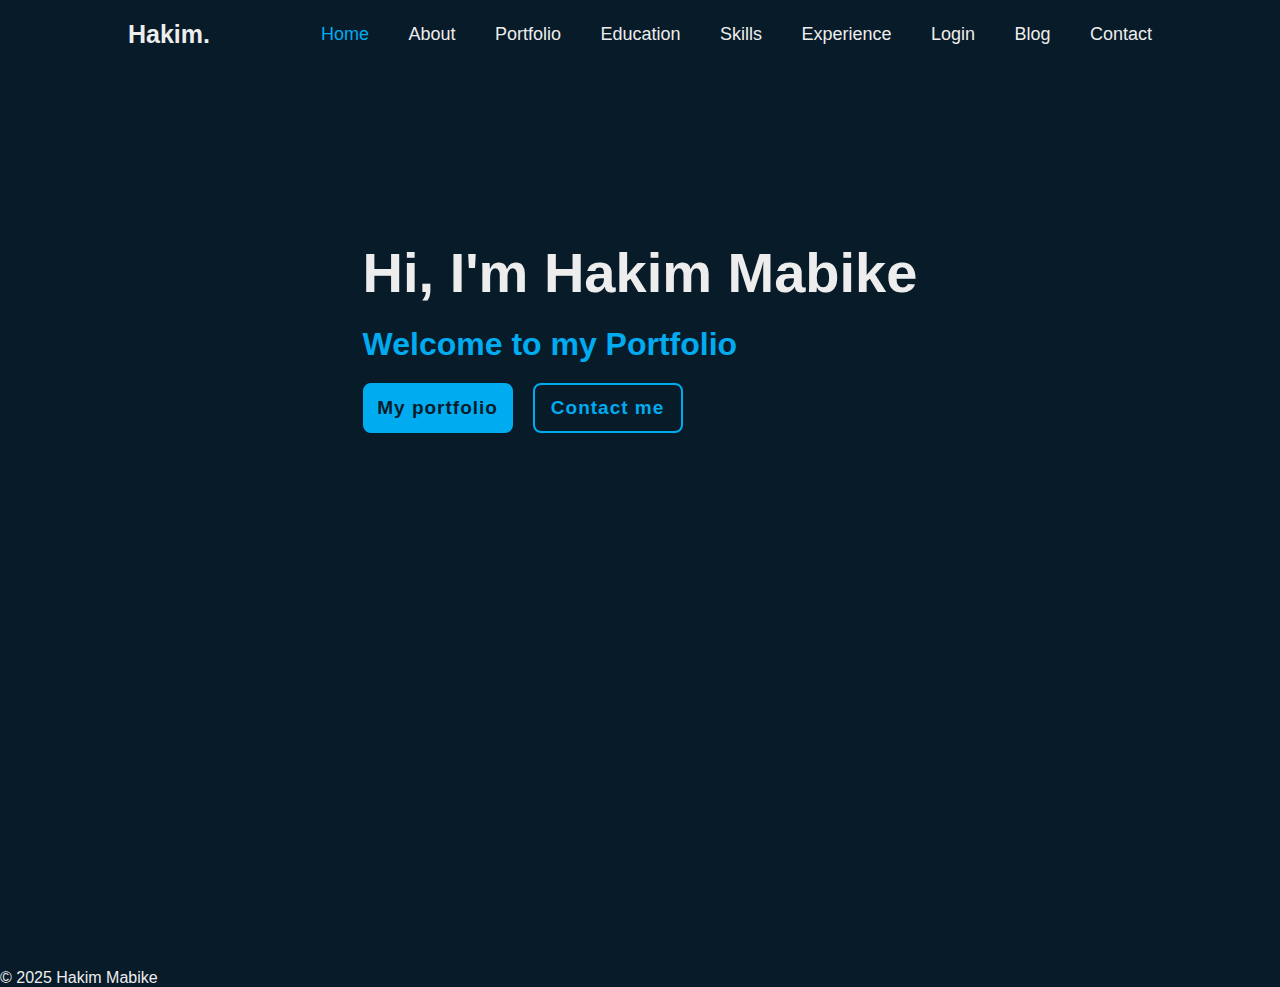
<file: index.html>
<!DOCTYPE html>
<html lang="en">
<head>
    <meta charset="UTF-8">
    <meta name="viewport" content="width=device-width, initial-scale=1.0">
    <title>Personal Portfolio Website HTM CSS Only</title>
    <link rel="stylesheet" href="styles/home.css">
    <!-- home styling for mobile -->
    <link rel="stylesheet" href="styles/home_for_mobile.css">
    <link rel="stylesheet" href="/styles/layout.css">
    <!-- layout for mobile -->
    <link rel="stylesheet" href="/styles/layout_for_mobile.css">
    <!-- <link rel="stylesheet" href="/styles/reset.css"> -->
    <!-- Ubuntu styling -->
    <link rel="preconnect" href="https://fonts.googleapis.com">
    <link rel="preconnect" href="https://fonts.gstatic.com" crossorigin>
    <link href="https://fonts.googleapis.com/css2?family=Anton&family=Comfortaa:wght@300..700&family=Inter:ital,opsz,wght@0,14..32,100..900;1,14..32,100..900&family=Nunito:ital,wght@0,200..1000;1,200..1000&family=Oswald:wght@200..700&family=Outfit:wght@100..900&family=Roboto+Condensed:ital,wght@0,100..900;1,100..900&family=Sigmar&family=Teko:wght@300..700&family=Ubuntu:ital,wght@0,300;0,400;0,500;0,700;1,300;1,400;1,500;1,700&display=swap" rel="stylesheet">
</head>
<body>
    <header class="header">
        <a href="#" class="logo">Hakim.</a>

        <nav class="navbar">
            <a href="#" class="active">Home</a>
            <a href="templates/about.html">About</a>
            <a href="templates/portfolio.html">Portfolio</a>
            <a href="templates/education.html">Education</a>
            <a href="templates/skills.html">Skills</a>
            <a href="templates/experience.html">Experience</a>
            <a href="templates/login.html">Login</a>
            <a href="templates/blog.html">Blog</a>
            <a href="templates/contact.html">Contact</a>
        </nav>
    </header>
    <article class="home">
        <section class="main">
            <div class="main-content">
                <h1>Hi, I'm Hakim Mabike</h1>
                <h3>Welcome to my Portfolio</h3>
                <div class="btn-box"> <!--Uses flex-->
                    <a href="templates/portfolio.html">My portfolio</a>
                    <a href="templates/contact.html">Contact me</a>
                </div>
            </div>
        </section>
    </article>
    <!-- make footer -->
    <footer>
        <p>&copy; 2025 Hakim Mabike</p>
    </footer>
</body>
</html>
</file>
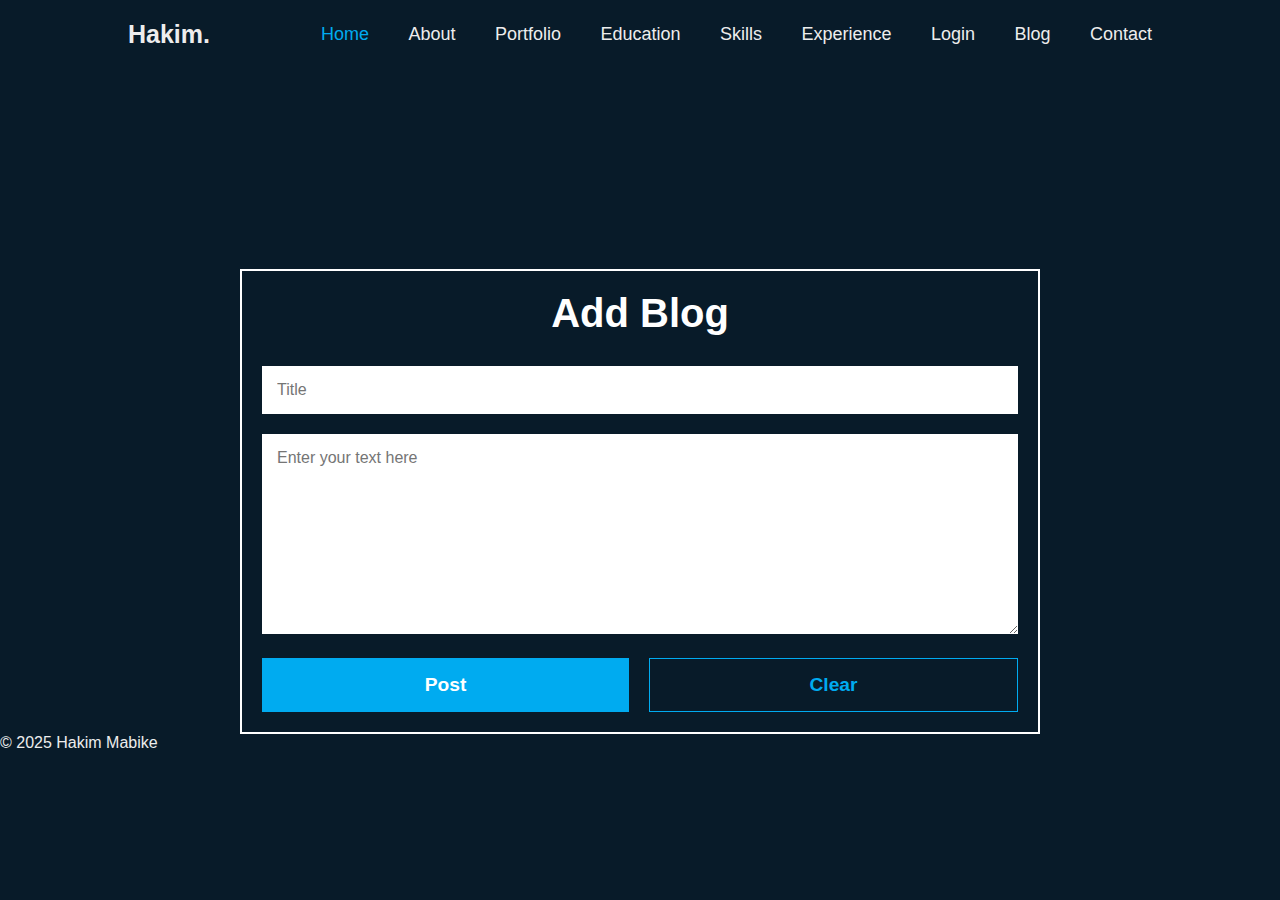
<file: templates/blog.html>
<!DOCTYPE html>
<html lang="en">
<head>
    <meta charset="UTF-8">
    <meta name="viewport" content="width=device-width, initial-scale=1.0">
    <title>Document</title>
    <!-- <link rel="stylesheet" href="/styles/reset.css"> -->
    <link rel="stylesheet" href="/styles/layout.css">
    <link rel="stylesheet" href="/styles/blog.css">
    <!-- Ubuntu styling -->
    <link rel="preconnect" href="https://fonts.googleapis.com">
    <link rel="preconnect" href="https://fonts.gstatic.com" crossorigin>
    <link href="https://fonts.googleapis.com/css2?family=Anton&family=Comfortaa:wght@300..700&family=Inter:ital,opsz,wght@0,14..32,100..900;1,14..32,100..900&family=Nunito:ital,wght@0,200..1000;1,200..1000&family=Oswald:wght@200..700&family=Outfit:wght@100..900&family=Roboto+Condensed:ital,wght@0,100..900;1,100..900&family=Sigmar&family=Teko:wght@300..700&family=Ubuntu:ital,wght@0,300;0,400;0,500;0,700;1,300;1,400;1,500;1,700&display=swap" rel="stylesheet">
</head>
<body>
    <!-- add in nav, figure, figcaption, footer, article and header -->
    <header class="header">
        <a href="#" class="logo">Hakim.</a>

        <nav class="navbar">
            <a href="../index.html" class="active">Home</a>
            <a href="about.html">About</a>
            <a href="portfolio.html">Portfolio</a>
            <a href="education.html">Education</a>
            <a href="skills.html">Skills</a>
            <a href="experience.html">Experience</a>
            <a href="login.html">Login</a>
            <a href="blog.html">Blog</a>
            <a href="contact.html">Contact</a>
        </nav>
    </header>
    <div class="container">
        <div class="blog-container">
            <h1>Add Blog</h1>
            
            <form action="/submit-blog" method="post">
                <div class="form-group">
                    <input type="text" name="title" placeholder="Title" required>
                </div>
                
                <div class="form-group">
                    <textarea name="content" placeholder="Enter your text here" required></textarea>
                </div>
                
                <div class="button-group">
                    <button type="submit" class="post-button">Post</button>
                    <button type="reset" class="clear-button">Clear</button>
                </div>
            </form>
        </div>
    </div>
    <footer>
        <p>&copy; 2025 Hakim Mabike</p>
    </footer>
</body>
</html>
</file>
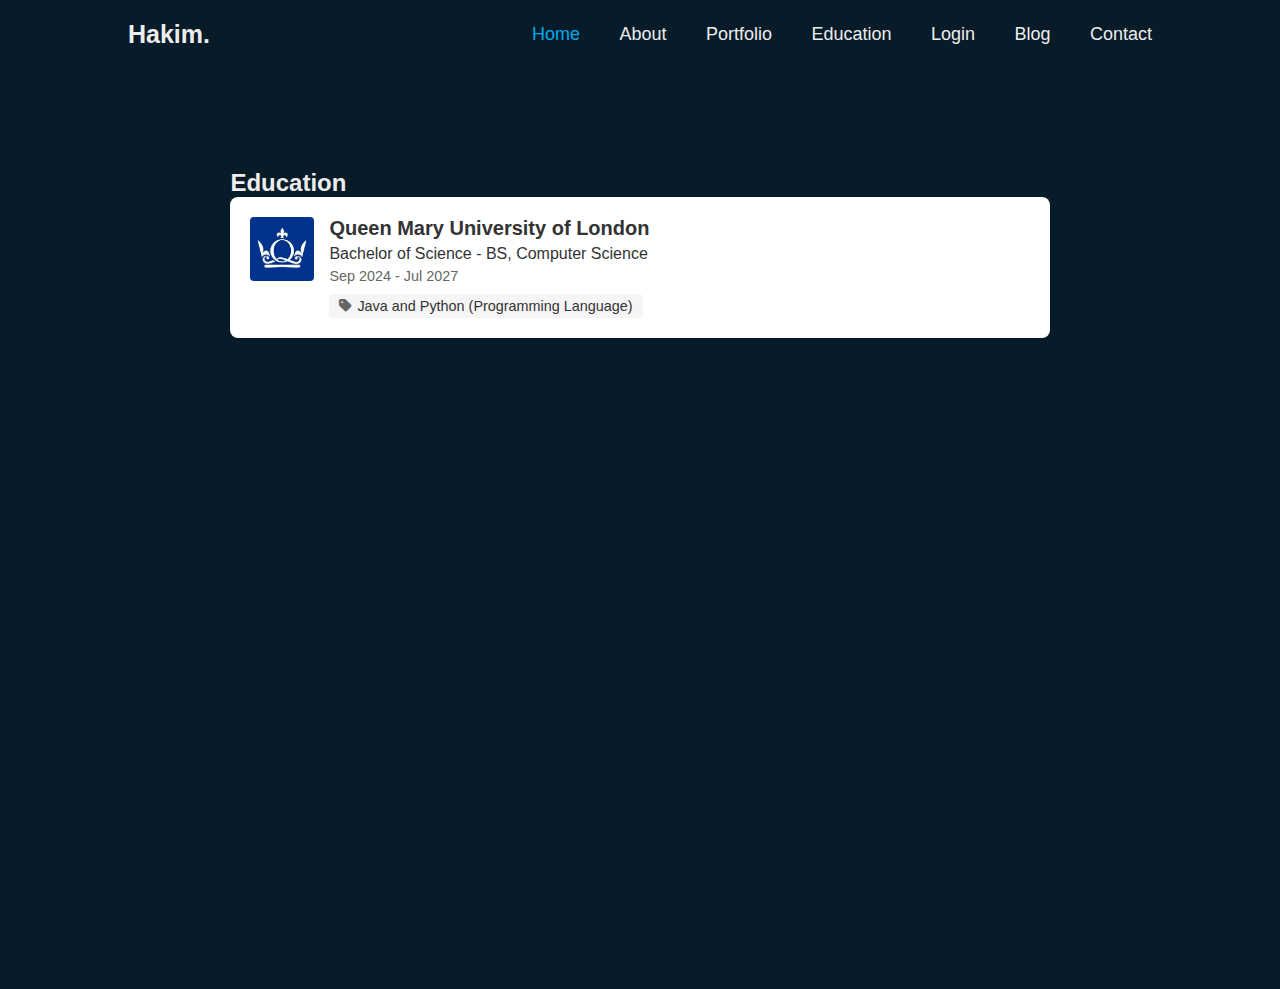
<file: templates/education.html>
<!DOCTYPE html>
<html lang="en">
<head>
    <meta charset="UTF-8">
    <meta name="viewport" content="width=device-width, initial-scale=1.0">
    <title>Document</title>
    <link rel="stylesheet" href="/styles/education.css">
    <link rel="stylesheet" href="/styles/layout.css">
     <!-- <link rel="stylesheet" href="/styles/reset.css"> -->
    <link href='https://unpkg.com/boxicons@2.1.4/css/boxicons.min.css' rel='stylesheet'>
    <!-- Font Awesome or similar icon library for the tag icon -->
    <link rel="stylesheet" href="https://cdnjs.cloudflare.com/ajax/libs/font-awesome/6.4.0/css/all.min.css">
        <!-- Ubuntu styling -->
        <link rel="preconnect" href="https://fonts.googleapis.com">
        <link rel="preconnect" href="https://fonts.gstatic.com" crossorigin>
        <link href="https://fonts.googleapis.com/css2?family=Anton&family=Comfortaa:wght@300..700&family=Inter:ital,opsz,wght@0,14..32,100..900;1,14..32,100..900&family=Nunito:ital,wght@0,200..1000;1,200..1000&family=Oswald:wght@200..700&family=Outfit:wght@100..900&family=Roboto+Condensed:ital,wght@0,100..900;1,100..900&family=Sigmar&family=Teko:wght@300..700&family=Ubuntu:ital,wght@0,300;0,400;0,500;0,700;1,300;1,400;1,500;1,700&display=swap" rel="stylesheet">
</head>
<body>
    <!-- add in nav, figure, figcaption, footer and header -->
    <header class="header">
        <a href="#" class="logo">Hakim.</a>

        <nav class="navbar">
            <a href="../index.html" class="active">Home</a>
            <a href="about.html">About</a>
            <a href="portfolio.html">Portfolio</a>
            <a href="education.html">Education</a>
            <a href="login.html">Login</a>
            <a href="blog.html">Blog</a>
            <a href="#">Contact</a>
        </nav>
    </header>
    <article class="home">
        <section class="extraInfo">
            <div class="qualifications">
                <!--education and qualifications-->
                <h2 class="section-title">Education</h2>
                <aside class="education-item">
                    <div class="education-logo">
                        <img src="/images/logo.jpg" alt="Queen Mary University of London Logo">
                    </div>
                    <div class="education-details">
                        <h2 class="university-name">Queen Mary University of London</h2>
                        <p class="degree">Bachelor of Science - BS, Computer Science</p>
                        <p class="duration">Sep 2024 - Jul 2027</p>
                        
                        <div class="skills">
                            <span class="skill-tag"><i class="fas fa-tag"></i> Java and Python (Programming Language)</span>
                        </div>
                    </div>
                </aside>
            </div>
    
        </section>
    </article>
</body>
</html>
</file>
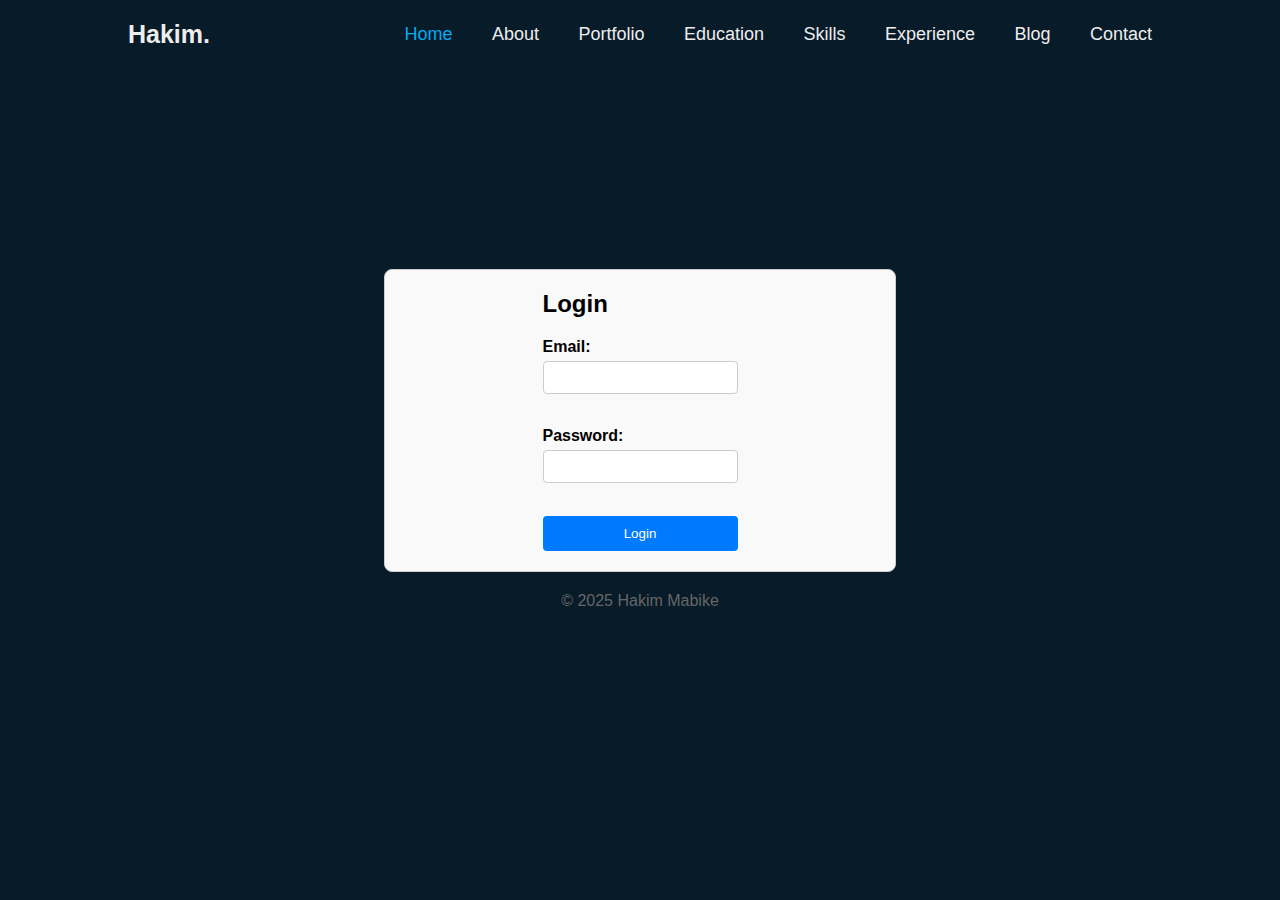
<file: templates/login.html>
<!DOCTYPE html>
<html lang="en">
<head>
    <meta charset="UTF-8">
    <meta name="viewport" content="width=device-width, initial-scale=1.0">
    <title>Document</title>
    <!-- <link rel="stylesheet" href="/styles/reset.css"> -->
    <link rel="stylesheet" href="../styles/layout.css">
    <!-- layout for mobile -->
    <link rel="stylesheet" href="../styles/layout_for_mobile.css">
    <link rel="stylesheet" href="../styles/login.css">
    <!-- login styling for mobile -->
    <link rel="stylesheet" href="/styles/login_for_mobile.css">
    <!-- Ubuntu styling -->
    <link rel="preconnect" href="https://fonts.googleapis.com">
    <link rel="preconnect" href="https://fonts.gstatic.com" crossorigin>
    <link href="https://fonts.googleapis.com/css2?family=Anton&family=Comfortaa:wght@300..700&family=Inter:ital,opsz,wght@0,14..32,100..900;1,14..32,100..900&family=Nunito:ital,wght@0,200..1000;1,200..1000&family=Oswald:wght@200..700&family=Outfit:wght@100..900&family=Roboto+Condensed:ital,wght@0,100..900;1,100..900&family=Sigmar&family=Teko:wght@300..700&family=Ubuntu:ital,wght@0,300;0,400;0,500;0,700;1,300;1,400;1,500;1,700&display=swap" rel="stylesheet">
</head>
<body>
    <!-- add in nav, footer, article, aside and header -->
    <header class="header">
        <a href="#" class="logo">Hakim.</a>
        <nav class="navbar">
            <a href="../index.html" class="active">Home</a>
            <a href="about.html">About</a>
            <a href="portfolio.html">Portfolio</a>
            <a href="education.html">Education</a>
            <a href="skills.html">Skills</a>
            <a href="experience.html">Experience</a>
            <a href="blog.html">Blog</a>
            <a href="contact.html">Contact</a>
        </nav>
    </header>
    <div class="container">
        <article>
            <aside>
                <h2 class="text-style">Login</h2>
                <form action="../php/login.php" method="post">
                    <label for="username" class="text-style">Email:</label>
                    <input type="email" id="username" name="username" required>
                    <br>
                    <label for="password" class="text-style">Password:</label>
                    <input type="password" id="password" name="password" class="text-style" required>
                    <br>
                    <button type="submit">Login</button>
                </form>
            </aside>
        </article>
        <footer>
            <p>&copy; 2025 Hakim Mabike</p>
        </footer>
    </div>
</body>
</html>
</file>
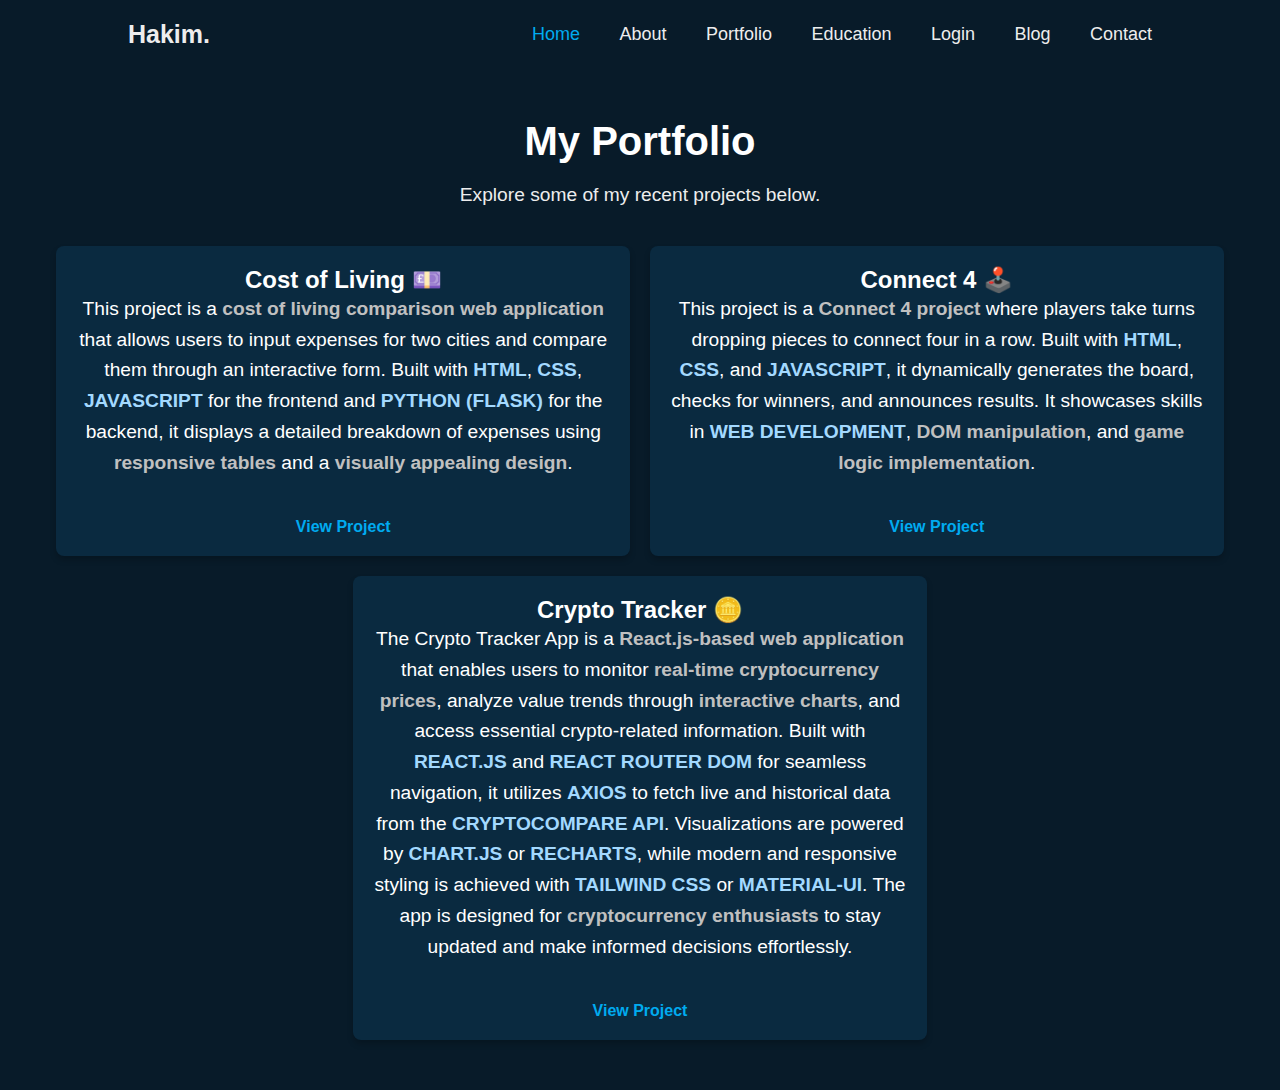
<file: templates/portfolio.html>
<!--Portfolio.html-->
<!DOCTYPE html>
<html lang="en">
<head>
    <meta charset="UTF-8">
    <meta name="viewport" content="width=device-width, initial-scale=1.0">
    <title>Portfolio Section</title>
    <link rel="stylesheet" href="/styles/portfolio.css">
    <link rel="stylesheet" href="/styles/layout.css">
    <!-- <link rel="stylesheet" href="/styles/reset.css"> -->
         <!-- Ubuntu styling -->
    <link rel="preconnect" href="https://fonts.googleapis.com">
    <link rel="preconnect" href="https://fonts.gstatic.com" crossorigin>
    <link href="https://fonts.googleapis.com/css2?family=Anton&family=Comfortaa:wght@300..700&family=Inter:ital,opsz,wght@0,14..32,100..900;1,14..32,100..900&family=Nunito:ital,wght@0,200..1000;1,200..1000&family=Oswald:wght@200..700&family=Outfit:wght@100..900&family=Roboto+Condensed:ital,wght@0,100..900;1,100..900&family=Sigmar&family=Teko:wght@300..700&family=Ubuntu:ital,wght@0,300;0,400;0,500;0,700;1,300;1,400;1,500;1,700&display=swap" rel="stylesheet">
</head>
<body>
    <!-- add in nav, figure, figcaption, footer, article and header -->
    <header class="header">
        <a href="#" class="logo">Hakim.</a>

        <nav class="navbar">
            <a href="../index.html" class="active">Home</a>
            <a href="about.html">About</a>
            <a href="portfolio.html">Portfolio</a>
            <a href="education.html">Education</a>
            <a href="login.html">Login</a>
            <a href="blog.html">Blog</a>
            <a href="contact.html">Contact</a>
        </nav>
    </header>
    <section class="portfolio-section">
        <h1 class="fade-in">My Portfolio</h1>
        <p class="fade-in">Explore some of my recent projects below.</p>
        <div class="portfolio-items">
            <div class="portfolio-item fade-in">
                <h3>Cost of Living 💷</h3>
                <p class="project-description">
                    This project is a <strong>cost of living comparison web application</strong> that allows users to input expenses for two cities and compare them through an interactive form. Built with 
                    <span class="highlighter">HTML</span>, <span class="highlighter">CSS</span>, <span class="highlighter">JavaScript</span> for the frontend and 
                    <span class="highlighter">Python (Flask)</span> for the backend, it displays a detailed breakdown of expenses using 
                    <strong>responsive tables</strong> and a <strong>visually appealing design</strong>.
                </p>                
                <a href="https://cost-of-living-project.vercel.app">View Project</a>
            </div>
            
            <div class="portfolio-item fade-in">
                <h3>Connect 4 🕹️</h3>
                <p class="project-description">
                    This project is a <strong>Connect 4 project</strong> where players take turns dropping pieces 
                    to connect four in a row. Built with <span class="highlighter">HTML</span>, 
                    <span class="highlighter">CSS</span>, and <span class="highlighter">JavaScript</span>, it dynamically 
                    generates the board, checks for winners, and announces results. It showcases skills in 
                    <span class="highlighter">web development</span>, <strong>DOM manipulation</strong>, and 
                    <strong>game logic implementation</strong>.
                </p>                               
                <a href="https://connect-4-9ehl.vercel.app">View Project</a>
            </div>
            <div class="portfolio-item fade-in">
                <h3>Crypto Tracker 🪙</h3>
                <p class="project-description">
                    The Crypto Tracker App is a <strong>React.js-based web application</strong> that enables users to monitor 
                    <strong>real-time cryptocurrency prices</strong>, analyze value trends through <strong>interactive charts</strong>, 
                    and access essential crypto-related information. Built with 
                    <span class="highlighter">React.js</span> and <span class="highlighter">React Router DOM</span> for seamless navigation, 
                    it utilizes <span class="highlighter">Axios</span> to fetch live and historical data from the 
                    <span class="highlighter">CryptoCompare API</span>. Visualizations are powered by 
                    <span class="highlighter">Chart.js</span> or <span class="highlighter">Recharts</span>, while modern and responsive 
                    styling is achieved with <span class="highlighter">Tailwind CSS</span> or 
                    <span class="highlighter">Material-UI</span>. The app is designed for 
                    <strong>cryptocurrency enthusiasts</strong> to stay updated and make informed decisions effortlessly.
                </p>
                <a href="https://crypto-tracker-tau-ten.vercel.app">View Project</a>
            </div>
            <!--
            <div class="portfolio-item fade-in">
                <h3>Project 3</h3>
                <p class="project-description">A brief description of the project.</p>
                <a href="#">View Project</a>
            </div>
            -->
        </div>
    </section>

    <!-- <script src="/scripts/script_for_portfolio.js"></script> -->
</body>
</html>
</file>
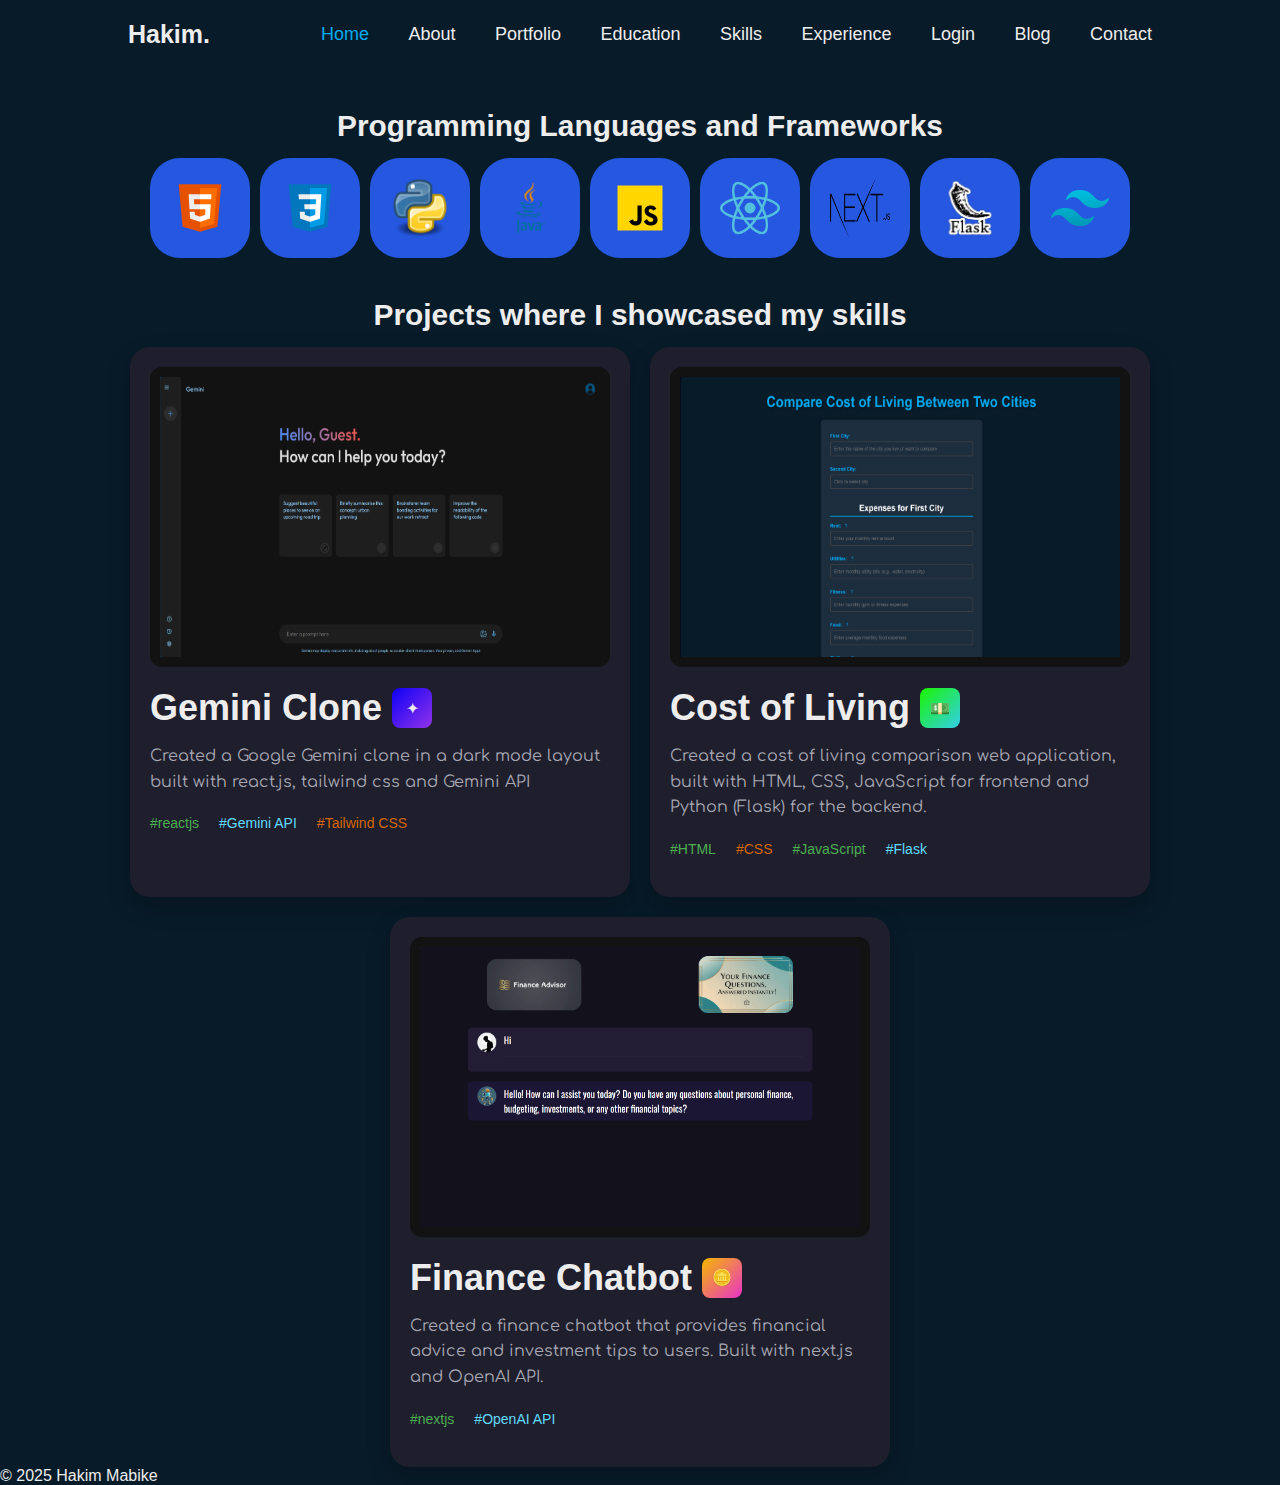
<file: templates/skills.html>
<!DOCTYPE html>
<html lang="en">
<head>
    <meta charset="UTF-8">
    <meta name="viewport" content="width=device-width, initial-scale=1.0">
    <title>Document</title>
    <!-- <link rel="stylesheet" href="/styles/reset.css"> -->
    <link rel="stylesheet" href="/styles/layout.css">
    <link rel="stylesheet" href="/styles/skills.css">
    <!-- Ubuntu styling -->
    <link rel="preconnect" href="https://fonts.googleapis.com">
    <link rel="preconnect" href="https://fonts.gstatic.com" crossorigin>
    <link href="https://fonts.googleapis.com/css2?family=Anton&family=Comfortaa:wght@300..700&family=Inter:ital,opsz,wght@0,14..32,100..900;1,14..32,100..900&family=Nunito:ital,wght@0,200..1000;1,200..1000&family=Oswald:wght@200..700&family=Outfit:wght@100..900&family=Roboto+Condensed:ital,wght@0,100..900;1,100..900&family=Sigmar&family=Teko:wght@300..700&family=Ubuntu:ital,wght@0,300;0,400;0,500;0,700;1,300;1,400;1,500;1,700&display=swap" rel="stylesheet">
</head>
<body>
    <!--Skills and achievments-->
    <!-- add in nav, figure, figcaption, footer, article and header -->
    <header class="header">
        <a href="#" class="logo">Hakim.</a>

        <nav class="navbar">
            <a href="../index.html" class="active">Home</a>
            <a href="about.html">About</a>
            <a href="portfolio.html">Portfolio</a>
            <a href="education.html">Education</a>
            <a href="skills.html">Skills</a>
            <a href="experience.html">Experience</a>
            <a href="login.html">Login</a>
            <a href="blog.html">Blog</a>
            <a href="contact.html">Contact</a>
        </nav>
    </header>
    <!-- Talk about the programming languages you know and the projects you have worked on. -->
    <main>
        <section class="skills">
            <div class="title">
                <h5>Programming Languages and Frameworks</h5>
            </div>
            <ul>
                <li>
                    <div class="image">
                        <img src="/images/html.png" alt="HTML">
                    </div>
                </li>
                <li>
                    <div class="image">
                        <img src="/images/css.png" alt="CSS">
                    </div>
                </li>
                <li>
                    <div class="image">
                        <img src="/images/python.png" alt="Python">
                    </div>
                </li>
                <li>
                    <div class="image">
                        <img src="/images/java.png" alt="Java">
                    </div>
                </li>
                <li>
                    <div class="image">
                        <img src="/images/javascript.png" alt="JavaScript">
                    </div>
                </li>
                <li>
                    <div class="image">
                        <img src="/images/reactjs.png" alt="React.js">
                    </div>
                </li>
                <li>
                    <div class="image">
                        <img src="/images/nextjs.png" alt="Next.js">
                    </div>
                </li>
                <li>
                    <div class="image">
                        <img src="/images/flask.png" alt="Flask">
                    </div>
                </li>
                <li>
                    <div class="image">
                        <img src="/images/tailwind.png" alt="Tailwind CSS">
                    </div>
                </li>
            </ul>
        </section>
        <section class="projects">
            <div class="title">
                <h5>Projects where I showcased my skills</h5>
            </div>
            <article class="project-cards">
                <div class="card">
                    <div class="chat-interface">
                       <img src="/images/gemini_clone.png" alt="Gemini Clone">
                    </div>
                    
                    <div class="title-container">
                      <div class="title">Gemini Clone</div>
                      <div class="gemini-icon icon">✦</div>
                    </div>
                    
                    <div class="description">
                        Created a Google Gemini clone in a dark mode layout built with react.js, tailwind css and Gemini API
                    </div>
                    
                    <div class="tags">
                      <span class="tag green">#reactjs</span>
                      <span class="tag blue">#Gemini API</span>
                      <span class="tag orange">#Tailwind CSS</span>
                    </div>
                </div>
                <div class="card">
                    <div class="chat-interface">
                        <img src="/images/cost_of_living.png" alt="Cost of Living">
                    </div>
                    
                    <div class="title-container">
                      <div class="title">Cost of Living</div>
                      <div class="living-icon icon">💵</div>
                    </div>
                    
                    <div class="description">
                        Created a cost of living comparison web application, built with HTML, CSS, JavaScript for frontend and Python (Flask) for the backend.
                    </div>
                    
                    <div class="tags">
                        <span class="tag green">#HTML</span>
                        <span class="tag orange">#CSS</span>
                      <span class="tag green">#JavaScript</span>
                      <span class="tag blue">#Flask</span>
                    </div>
                </div>
                <div class="card">
                <div class="chat-interface">
                    <img src="/images/personal_finance.png" alt="Finance Chatbot">
                </div>
                
                <div class="title-container">
                    <div class="title">Finance Chatbot</div>
                    <div class="finance-icon icon">🪙</div>
                </div>
                
                <div class="description">
                    Created a finance chatbot that provides financial advice and investment tips to users. Built with next.js and OpenAI API.
                </div>
                
                <div class="tags">
                    <span class="tag green">#nextjs</span>
                    <span class="tag blue">#OpenAI API</span>
                </div>
                </div>
            </article>
        </section>
    </main>
    <footer>
        <p>&copy; 2025 Hakim Mabike</p>
    </footer>
</body>
</html>
</file>
<file: styles/home.css>
/* Main structure - .home contains all sections */
.home {
    min-height: 100vh;
    padding: 100px 10% 0;
}

.main {
    display: flex;
    align-items: center;
    justify-content: center;
    padding-top: 70px;
}

.main-content {
    max-width: 600px;
}

.main-content h1 {
    position: relative;
    font-size: 56px;
    font-weight: 700;
    line-height: 1.2;
}

.main-content h3 {
    position: relative;
    font-size: 32px;
    font-weight: 700;
    color: #00abf0;
    margin: 20px 0;
}

.main-content p {
    position: relative;
    font-size: 16px;
    margin: 20px 0 40px;
    line-height: 1.5;
    font-family: Comfortaa, cursive;
}

.btn-box {
    position: relative;
    display: flex;
    gap: 20px;
    margin-top: 20px;
}

.btn-box a {
    position: relative;
    display: flex;
    justify-content: center;
    align-items: center;
    width: 150px;
    height: 50px;
    background: #00abf0;
    border: 2px solid #00abf0;
    border-radius: 8px;
    font-size: 19px;
    color: #081b29;
    text-decoration: none;
    font-weight: 600;
    letter-spacing: 1px;
    z-index: 1;
    overflow: hidden;
}

.btn-box a:hover {
    color: #00abf0;
}

.btn-box a:nth-child(2) {
    background: transparent;
    color: #00abf0;
}

.btn-box a:nth-child(2):hover {
    color: #081b29;
}

.btn-box a:nth-child(2)::before {
    background: #00abf0;
}

.btn-box a::before {
    content: '';
    position: absolute;
    top: 0;
    left: 0;
    width: 0;
    height: 100%;
    background: #081b29;
    z-index: -1;
}

.btn-box a:hover::before {
    width: 100%;
}
</file>
<file: styles/home_for_mobile.css>
@media screen and (max-width: 768px) {
    .home {
        padding-top: 50px;
    }

    .main {
        padding-top: 10px;
    }
}
</file>
<file: styles/layout.css>
* {
    margin: 0;
    padding: 0;
    box-sizing: border-box;
    font-family:'Segoe UI', Tahoma, Geneva, Verdana, sans-serif
}

body {
    background-color: #081b29;
    color: #ededed;
}

.header {
    top: 0;
    left: 0;
    width: 100%;
    padding: 20px 10%;
    background: transparent;
    display: flex;
    justify-content: space-between;
    align-items: center;
    z-index: 100;
}

.logo {
    position: relative;
    font-size: 25px;
    color: #ededed;
    text-decoration: none;
    font-weight: 600;
}

.navbar a {
    font-size: 18px;
    color: #ededed;
    text-decoration: none;
    font-weight: 500;
    margin-left: 35px;
}

.navbar a:hover,
.navbar a.active {
    color: #00abf0;
}
</file>
<file: styles/layout_for_mobile.css>
@media screen and (max-width: 768px) {
    .header {
        display: grid;
        grid-template-rows: auto auto;
        grid-template-columns: 1fr;
        padding: 20px 5%;
        padding-bottom: 0;
        justify-items: center;
        align-items: center;
        margin-bottom: 20px;
        gap: 20px;
    }

    .logo {
        font-size: 1.8rem;
    }

    .admin {
        font-size: 1.5rem;
        margin: 0;
    }
    .navbar {
        display: flex;
        flex-direction: column; 
        gap: 10px;
        align-items: center;
    }

    .navbar a {
        font-size: 1.5rem;
        margin-left: 0;
    }
}
</file>
<file: styles/blog.css>
.container {
    display: grid;
    place-items: center;
    margin-top: 200px;
}

.blog-container {
    width: 100%;
    max-width: 800px;
    padding: 20px;
    border: 2px white solid;
}

h1 {
    color: white;
    text-align: center;
    font-size: 2.5rem;
    margin-bottom: 30px;
}

.form-group {
    margin-bottom: 20px;
}

input[type="text"], textarea {
    width: 100%;
    padding: 15px;
    font-size: 1rem;
    border: none;
    box-sizing: border-box;
}

input[type="text"]:focus, textarea:focus {
    outline: none;
}

textarea {
    min-height: 200px;
    resize: vertical;
}

.button-group {
    display: flex;
    justify-content: space-between;
    gap: 20px;
    margin-top: 20px;
}

button {
    flex: 1;
    padding: 15px;
    font-size: 1.2rem;
    border: none;
    color: white;
    cursor: pointer;
    font-weight: bold;
}

.post-button {
    background-color: #00abf0;
}

.clear-button {
    background-color: #081b29;
    border: #00abf0 1px solid;
    color: #00abf0;
}

.post-button:hover {
    background-color: #081b29;
    color: #00abf0;
    border: #00abf0 1px solid;
}

.clear-button:hover {
    color: #fff;
    background-color: #00abf0;
    border: none;
}
</file>
<file: styles/education.css>
/* Main structure - .home contains all sections */
.home {
    min-height: 100vh;
    padding: 50px 10% 0;
    margin-bottom: 20px;
    display: flex;
    justify-content: center;
}

.main {
    display: flex;
    justify-content: space-between;
    align-items: center;
    padding: 70px 0;
}

.main-content {
    max-width: 600px;
}

.main-content h1 {
    position: relative;
    font-size: 56px;
    font-weight: 700;
    line-height: 1.2;
}

.main-content h3 {
    position: relative;
    font-size: 32px;
    font-weight: 700;
    color: #00abf0;
    margin-bottom: 20px;
}

.main-content p {
    position: relative;
    font-size: 16px;
    margin: 20px 0 40px;
    line-height: 1.5;
}

.btn-box {
    position: relative;
    display: flex;
    gap: 20px;
}

.btn-box a {
    position: relative;
    display: inline-flex;
    justify-content: center;
    align-items: center;
    width: 150px;
    height: 50px;
    background: #00abf0;
    border: 2px solid #00abf0;
    border-radius: 8px;
    font-size: 19px;
    color: #081b29;
    text-decoration: none;
    font-weight: 600;
    letter-spacing: 1px;
    z-index: 1;
    overflow: hidden;
}

.btn-box a:hover {
    color: #00abf0;
}

.btn-box a:nth-child(2) {
    background: transparent;
    color: #00abf0;
}

.btn-box a:nth-child(2):hover {
    color: #081b29;
}

.btn-box a:nth-child(2)::before {
    background: #00abf0;
}

.btn-box a::before {
    content: '';
    position: absolute;
    top: 0;
    left: 0;
    width: 0;
    height: 100%;
    background: #081b29;
    z-index: -1;
}

.btn-box a:hover::before {
    width: 100%;
}

/* Qualifications section */
.extraInfo {
    margin-top: 50px;
    width: 80%;
}

.education, .certification {
    background-color: #00abf0;
    padding: 30px;
    border-radius: 8px;
    color: #081b29;
}

.education h2, .certification h2 {
    font-size: 28px;
    margin-bottom: 15px;
    color: #081b29;
}

.education ul, .certification ul {
    list-style-type: disc;
    margin-left: 20px;
    margin-bottom: 25px;
}

.education li, .certification li {
    margin-bottom: 8px;
    font-size: 16px;
}


/* Styles of education section */
.education-item, .certification-item {
    display: flex;
    align-items: flex-start;
    margin-bottom: 20px;
    background-color: white;
    padding: 20px;
    border-radius: 8px;
    box-shadow: 0 1px 3px rgba(0, 0, 0, 0.1);
    font-family: sans-serif;
}

/* Logo styling */
.education-logo, .certification-logo {
    margin-right: 15px;
    flex-shrink: 0;
}

.education-logo img, .certification-logo img {
    width: 64px;
    height: 64px;
    border-radius: 4px;
    object-fit: cover;
}

/* Education details styling */
.education-details, .certification-details {
    flex: 1;
}

.university-name {
    font-size: 1.25rem;
    font-weight: 600;
    color: #333;
    margin: 0 0 5px 0;
}

.degree, .certification-provider {
    font-size: 1rem;
    font-weight: 500;
    color: #333;
    margin: 0 0 5px 0;
}

.duration, .certification-duration {
    font-size: 0.9rem;
    color: #666;
    margin: 0 0 10px 0;
}

/* Skills section */
.skills {
    margin-top: 10px;
}

.skill-tag {
    display: inline-flex;
    align-items: center;
    font-size: 0.9rem;
    color: #333;
    background-color: #f5f5f5;
    padding: 4px 10px;
    border-radius: 4px;
}

.skill-tag i {
    margin-right: 5px;
    color: #666;
}
</file>
<file: styles/login.css>
.container {
    display: grid;
    place-items: center;
    margin-top: 200px;
}

article {
    display: flex;
    justify-content: center;
    align-items: flex-start;
    padding: 20px;
    border: 1px solid #ccc;
    border-radius: 8px;
    background-color: #f9f9f9;
    width: 40%;
}

section {
    flex: 1;
    margin-right: 20px;
}

.text-style {
    color: black;
}

h2 {
    font-size: 24px;
    margin-bottom: 20px;
}

form {
    display: flex;
    flex-direction: column;
}

label {
    margin-bottom: 5px;
    font-weight: bold;
}

input {
    margin-bottom: 15px;
    padding: 8px;
    border: 1px solid #ccc;
    border-radius: 4px;
}

button {
    padding: 10px 15px;
    border: none;
    border-radius: 4px;
    background-color: #007bff;
    color: white;
    cursor: pointer;
}

button:hover {
    background-color: #0056b3;
}

footer {
    text-align: center;
    margin-top: 20px;
    font-size: 16px;
    color: #666;
    font-weight: 500;
}
</file>
<file: styles/login_for_mobile.css>
@media screen and (max-width: 768px) {
    .container {
        margin-top: 50px;
    }

    .container article {
        min-width: 300px;
    }


}
</file>
<file: styles/portfolio.css>
/*style_for_portfolio.css*/

/* General Styles */
body {
    margin: 0;
    font-family: Arial, sans-serif;
    background-color: #081b29; /* Background color */
    color: #00abf0; /* Text color */
}

/* Portfolio Section */
.portfolio-section {
    padding: 50px 20px;
    text-align: center;
}

.portfolio-section h1 {
    font-size: 2.5em;
    margin-bottom: 20px;
    color: #fff;
}

.portfolio-section p {
    font-size: 1.2em;
    margin-bottom: 40px;
}

.portfolio-items {
    display: flex;
    flex-wrap: wrap;
    justify-content: center;
    gap: 20px;
}

.portfolio-item {
    background-color: #0a2a40;
    padding: 20px;
    border-radius: 8px;
    box-shadow: 0 4px 6px rgba(0, 0, 0, 0.2);
}

.portfolio-item h3 {
    margin-top: 0;
    font-size: 1.5em;
    color: #fff;
}

.portfolio-item a {
    text-decoration: none;
    color: #00abf0;
    font-weight: bold;
}

.portfolio-item a:hover {
    text-decoration: underline;
    color: #a3d9ff;
}

.portfolio-item:hover {
    transform: scale(1.05);
    box-shadow: 0 6px 12px rgba(0, 0, 0, 0.3);
}

.project-description {
    font-size: 1.1em;
    line-height: 1.6;
    color: #fff;
    margin-bottom: 1.5em;
    max-width: 50ch;
}

.project-description strong {
    color: #c0c0c0;
    font-weight: bold;
}

.highlighter {
    color: #a3d9ff; /* Use a vibrant color for emphasis */
    font-weight: bold;
    text-transform: uppercase;
}
</file>
<file: styles/skills.css>
/* skills section styling */
.skills {
    margin: 40px;
}

.skills ul {
    display: flex;
    flex-wrap: wrap;
    gap: 10px;
    justify-content: center;
}

.skills li {
    list-style: none;
}

.image {
    width: 100px;
    height: 100px;
    border-radius: 30%;
    background-color: #2557e0;
    display: flex;
    align-items: center;
    justify-content: center;
}

.image img {
    width: 60%;
    height: 60%;
}


/* project cards styling */
.title {
    display: flex;
    align-items: center;
    justify-content: center;
}

.project-cards {
    display: flex;
    gap: 20px;
    flex-wrap: wrap;
    justify-content: center;
}

.card {
    background-color: #1e1e2d;
    border-radius: 20px;
    width: 500px;
    padding: 20px;
    box-shadow: 0 10px 25px rgba(0, 0, 0, 0.2);
}

.chat-interface {
    background-color: #121212;
    border-radius: 12px;
    padding: 10px;
    margin-bottom: 20px;
    height: 300px;
    display: flex;
    flex-direction: column;
    align-items: center;
    justify-content: center;
}

.chat-interface img {
    height: 300px;
    width: 100%;
}

.title {
    font-size: 36px;
    font-weight: bold;
    margin-bottom: 15px;
}

.title-container {
    display: flex;
    align-items: center;
    gap: 10px;
}

.icon {
    width: 40px;
    height: 40px;
    border-radius: 8px;
    display: flex;
    align-items: center;
    justify-content: center;
    margin-bottom: 15px;
}

.gemini-icon {
    background: linear-gradient(135deg, #0c00f5 0%, #9333ea 100%);
}

.living-icon {
    background: linear-gradient(135deg, #19f500 0%, #33cfea 100%);
}

.finance-icon {
    background: linear-gradient(135deg, #f5b800 0%, #ea33c7 100%);
}

.description {
    color: #a8a8b3;
    margin-bottom: 20px;
    line-height: 1.6;
    font-family: Comfortaa, cursive;
}

.tags {
    display: flex;
    gap: 10px;
    margin-bottom: 20px;
}

.tag {
    font-size: 14px;
    margin-right: 10px;
}

.blue {
    color: #61dafb;
}

.green {
    color: #4caf50;
}

.orange {
    color: #d46606;
}
</file>
